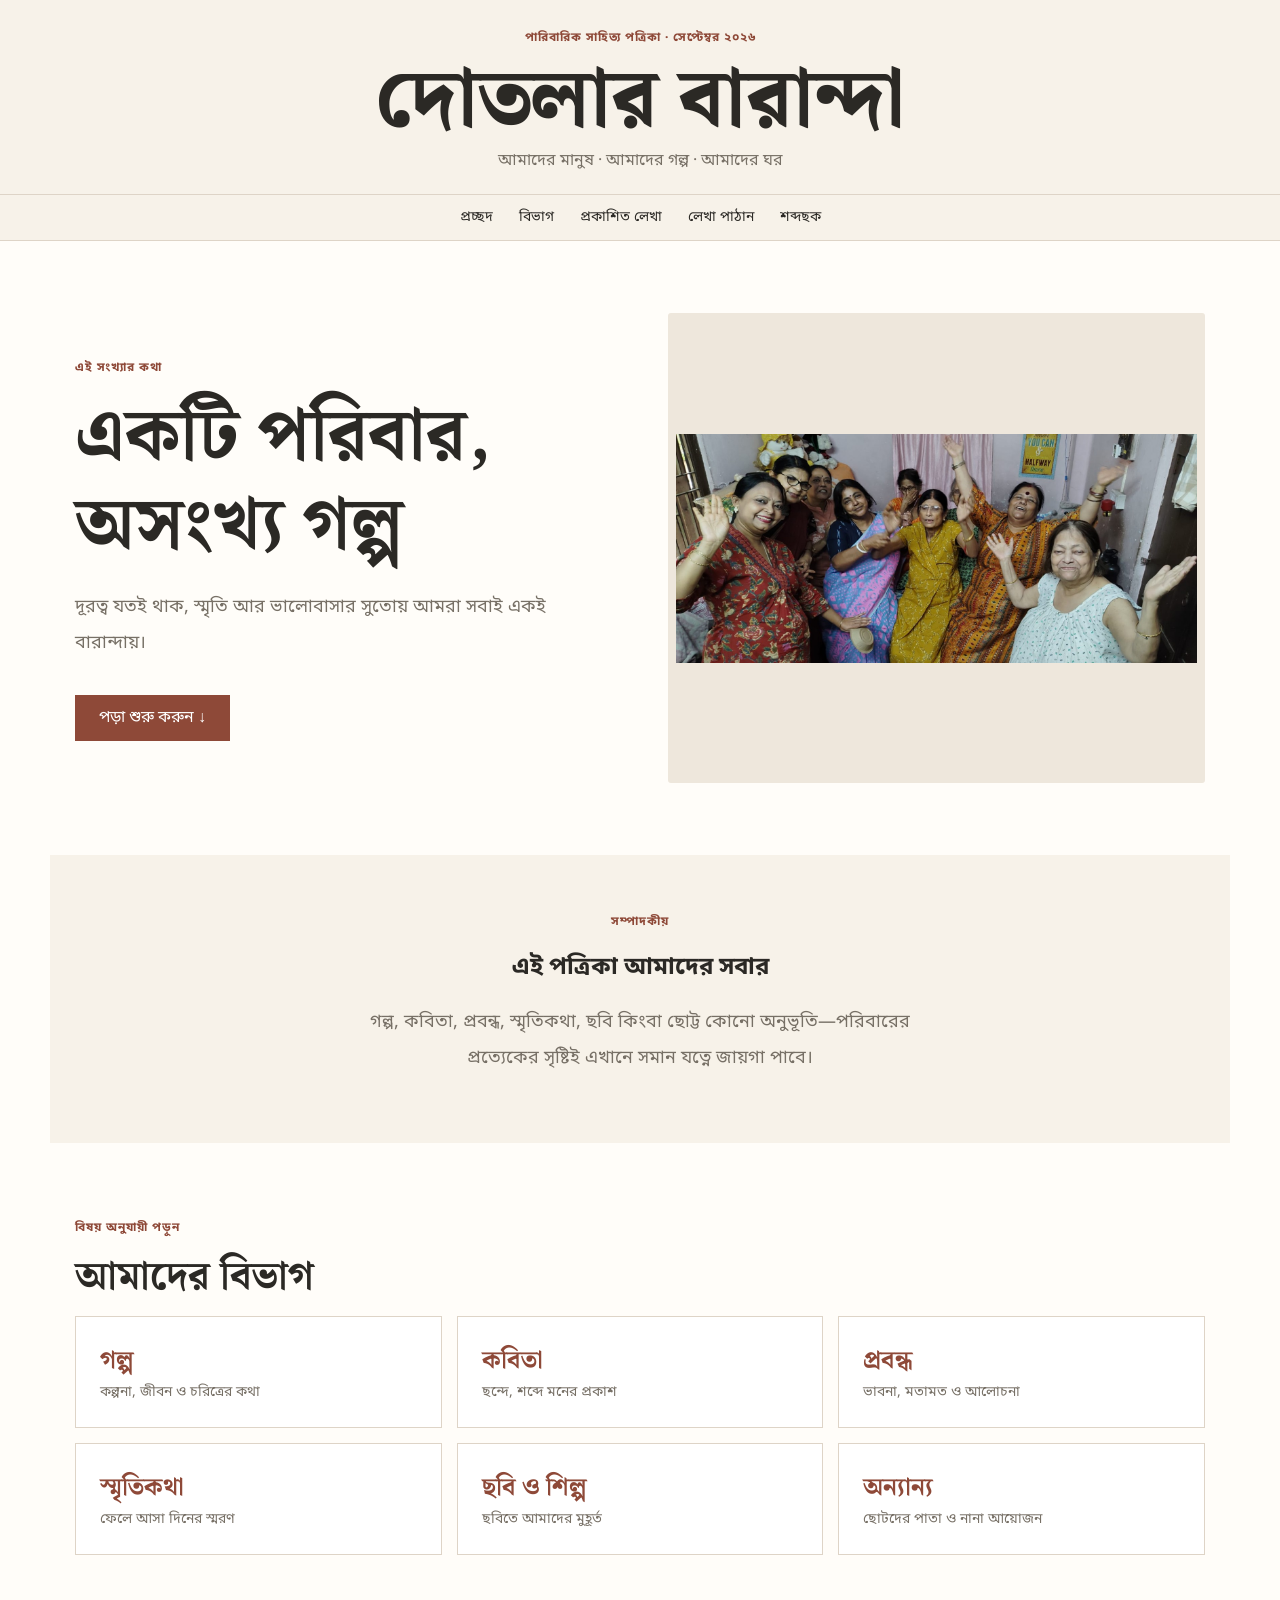
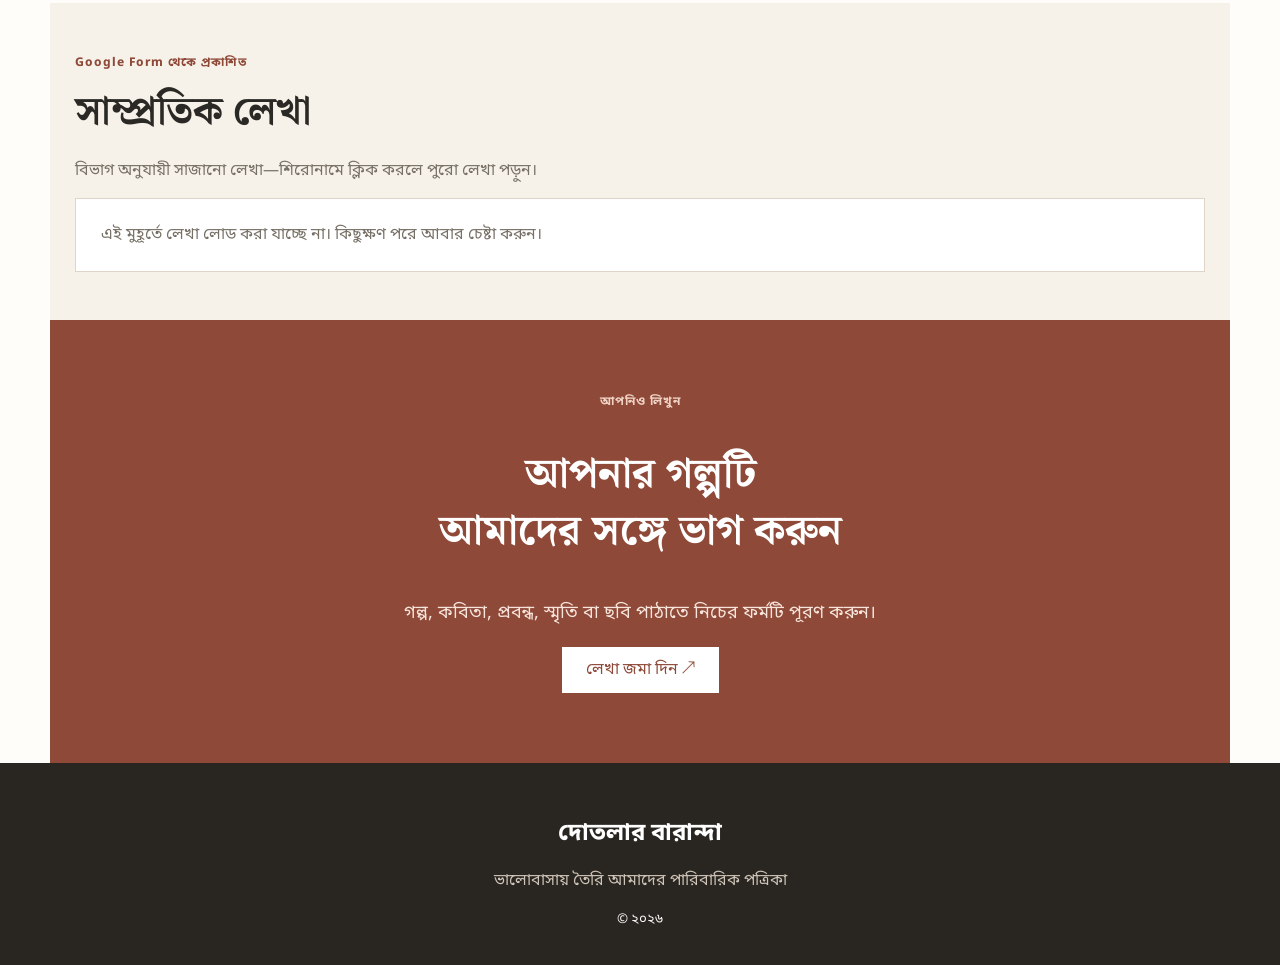
<file: index.html>
<!doctype html><html lang="bn"><head><meta charset="utf-8"><meta name="viewport" content="width=device-width,initial-scale=1"><title>দোতলার বারান্দা</title><link rel="stylesheet" href="style.css"></head><body>
<header><div class="masthead"><div class="issue">পারিবারিক সাহিত্য পত্রিকা · সেপ্টেম্বর ২০২৬</div><h1>দোতলার বারান্দা</h1><p>আমাদের মানুষ · আমাদের গল্প · আমাদের ঘর</p></div><nav><a href="#home">প্রচ্ছদ</a><a href="#categories">বিভাগ</a><a href="#posts">প্রকাশিত লেখা</a><a href="#submit">লেখা পাঠান</a><a href="word-puzzle.html">শব্দছক</a></nav></header>
<main id="home"><section class="hero"><div><span class="label">এই সংখ্যার কথা</span><h2>একটি পরিবার,<br>অসংখ্য গল্প</h2><p>দূরত্ব যতই থাক, স্মৃতি আর ভালোবাসার সুতোয় আমরা সবাই একই বারান্দায়।</p><a class="button" href="#posts">পড়া শুরু করুন ↓</a></div><img src="family-photo.jpg" alt="আমাদের পরিবার"></section>
<section class="welcome"><span class="label">সম্পাদকীয়</span><h2>এই পত্রিকা আমাদের সবার</h2><p>গল্প, কবিতা, প্রবন্ধ, স্মৃতিকথা, ছবি কিংবা ছোট্ট কোনো অনুভূতি—পরিবারের প্রত্যেকের সৃষ্টিই এখানে সমান যত্নে জায়গা পাবে।</p></section>
<section id="categories" class="section"><div class="section-title"><span class="label">বিষয় অনুযায়ী পড়ুন</span><h2>আমাদের বিভাগ</h2></div><div class="categories"><a href="article.html?category=গল্প"><b>গল্প</b><span>কল্পনা, জীবন ও চরিত্রের কথা</span></a><a href="article.html?category=কবিতা"><b>কবিতা</b><span>ছন্দে, শব্দে মনের প্রকাশ</span></a><a href="article.html?category=প্রবন্ধ"><b>প্রবন্ধ</b><span>ভাবনা, মতামত ও আলোচনা</span></a><a href="article.html?category=স্মৃতিকথা"><b>স্মৃতিকথা</b><span>ফেলে আসা দিনের স্মরণ</span></a><a href="gallery.html"><b>ছবি ও শিল্প</b><span>ছবিতে আমাদের মুহূর্ত</span></a><a href="article.html?category=অন্যান্য"><b>অন্যান্য</b><span>ছোটদের পাতা ও নানা আয়োজন</span></a></div></section>
<section id="posts" class="section paper"><div class="section-title"><span class="label">Google Form থেকে প্রকাশিত</span><h2>সাম্প্রতিক লেখা</h2><p>বিভাগ অনুযায়ী সাজানো লেখা—শিরোনামে ক্লিক করলে পুরো লেখা পড়ুন।</p></div><div id="sheet-posts" class="posts"><p>লেখা লোড হচ্ছে...</p></div></section>
<section id="submit" class="submit"><span class="label">আপনিও লিখুন</span><h2>আপনার গল্পটি<br>আমাদের সঙ্গে ভাগ করুন</h2><p>গল্প, কবিতা, প্রবন্ধ, স্মৃতি বা ছবি পাঠাতে নিচের ফর্মটি পূরণ করুন।</p><a class="button light" target="_blank" href="https://forms.gle/3DQwnZKqXMq1zgFX7">লেখা জমা দিন ↗</a></section></main><footer><h2>দোতলার বারান্দা</h2><p>ভালোবাসায় তৈরি আমাদের পারিবারিক পত্রিকা</p><small>© ২০২৬</small></footer><script src="script.js"></script></body></html>
</file>
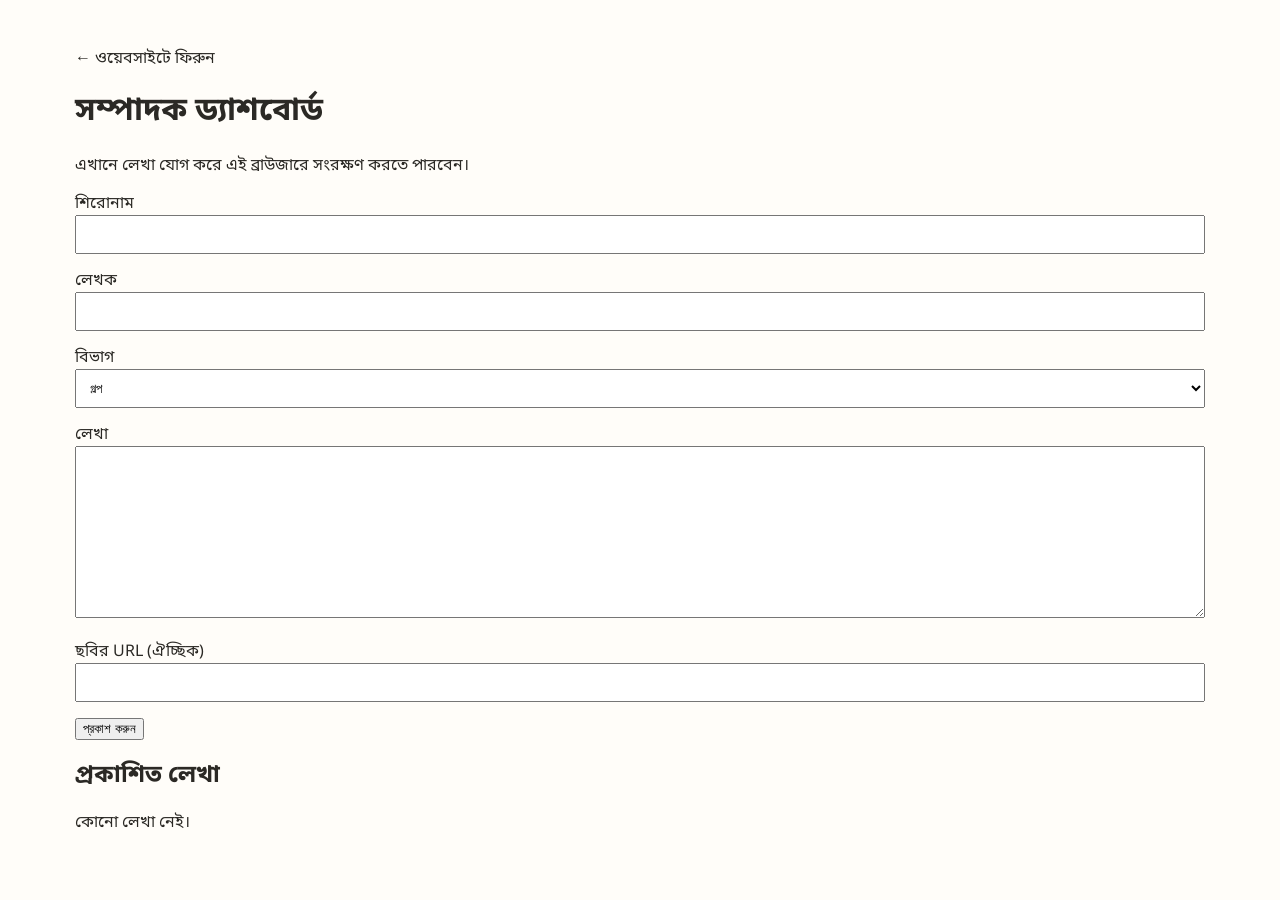
<file: admin.html>
<!doctype html><html lang='bn'><meta charset='utf-8'><meta name='viewport' content='width=device-width,initial-scale=1'><title>দোতলার বারান্দা — সম্পাদক ড্যাশবোর্ড</title><link rel='stylesheet' href='style.css'><main class='wrap section'><a href='index.html'>← ওয়েবসাইটে ফিরুন</a><h1>সম্পাদক ড্যাশবোর্ড</h1><p>এখানে লেখা যোগ করে এই ব্রাউজারে সংরক্ষণ করতে পারবেন।</p><form id='f' class='category'><p>শিরোনাম<br><input id='t' required style='width:100%;padding:10px'></p><p>লেখক<br><input id='a' required style='width:100%;padding:10px'></p><p>বিভাগ<br><select id='c' style='width:100%;padding:10px'><option>গল্প</option><option>কবিতা</option><option>প্রবন্ধ</option><option>স্মৃতিচারণ</option><option>ছবি</option></select></p><p>লেখা<br><textarea id='x' required rows='10' style='width:100%;padding:10px'></textarea></p><p>ছবির URL (ঐচ্ছিক)<br><input id='i' style='width:100%;padding:10px'></p><button class='btn'>প্রকাশ করুন</button></form><h2>প্রকাশিত লেখা</h2><div id='list'></div></main><script>let k='barandaArticles',d=JSON.parse(localStorage.getItem(k)||'[]');function r(){list.innerHTML=d.map((v,n)=>`<div class="category"><h3>${v.t}</h3><p>${v.c} · ${v.a}</p><p>${v.x}</p>${v.i?`<img src="${v.i}" style="max-width:250px">`:''}<br><button onclick="d.splice(${n},1);s()">মুছুন</button></div>`).join('')||'<p>কোনো লেখা নেই।'}function s(){localStorage.setItem(k,JSON.stringify(d));r()}f.onsubmit=e=>{e.preventDefault();d.unshift({t:t.value,a:a.value,c:c.value,x:x.value,i:i.value});s();f.reset();alert('লেখা প্রকাশিত হয়েছে')};r()</script></html>
</file>
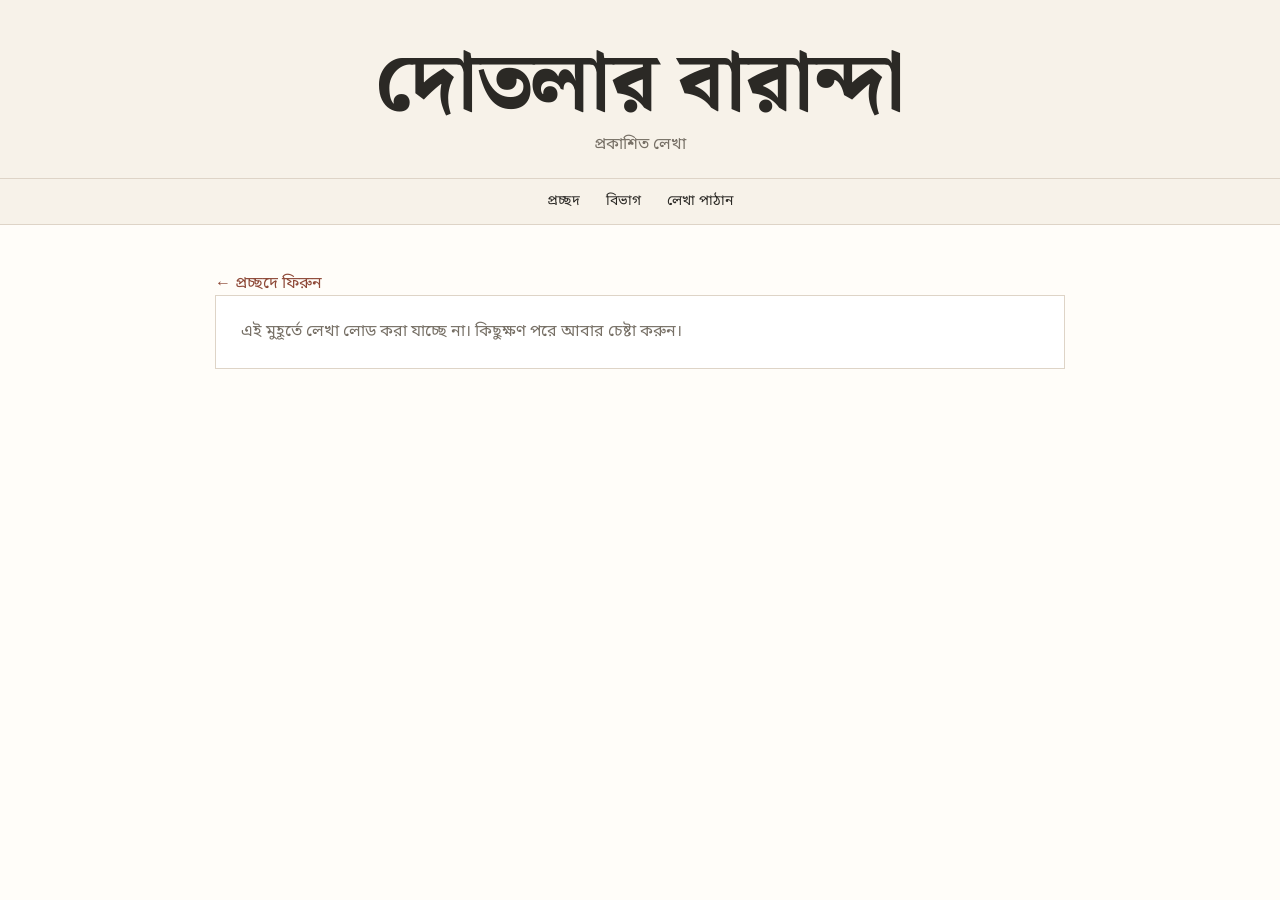
<file: article.html>
<!doctype html><html lang="bn"><head><meta charset="utf-8"><meta name="viewport" content="width=device-width,initial-scale=1"><title>লেখা | দোতলার বারান্দা</title><link rel="stylesheet" href="style.css"></head><body><header><div class="masthead"><h1>দোতলার বারান্দা</h1><p>প্রকাশিত লেখা</p></div><nav><a href="index.html">প্রচ্ছদ</a><a href="index.html#categories">বিভাগ</a><a href="index.html#submit">লেখা পাঠান</a></nav></header><main class="section article-page"><a class="back" href="index.html">← প্রচ্ছদে ফিরুন</a><div id="article-content">লেখা লোড হচ্ছে...</div></main><script src="script.js"></script></body></html>
</file>
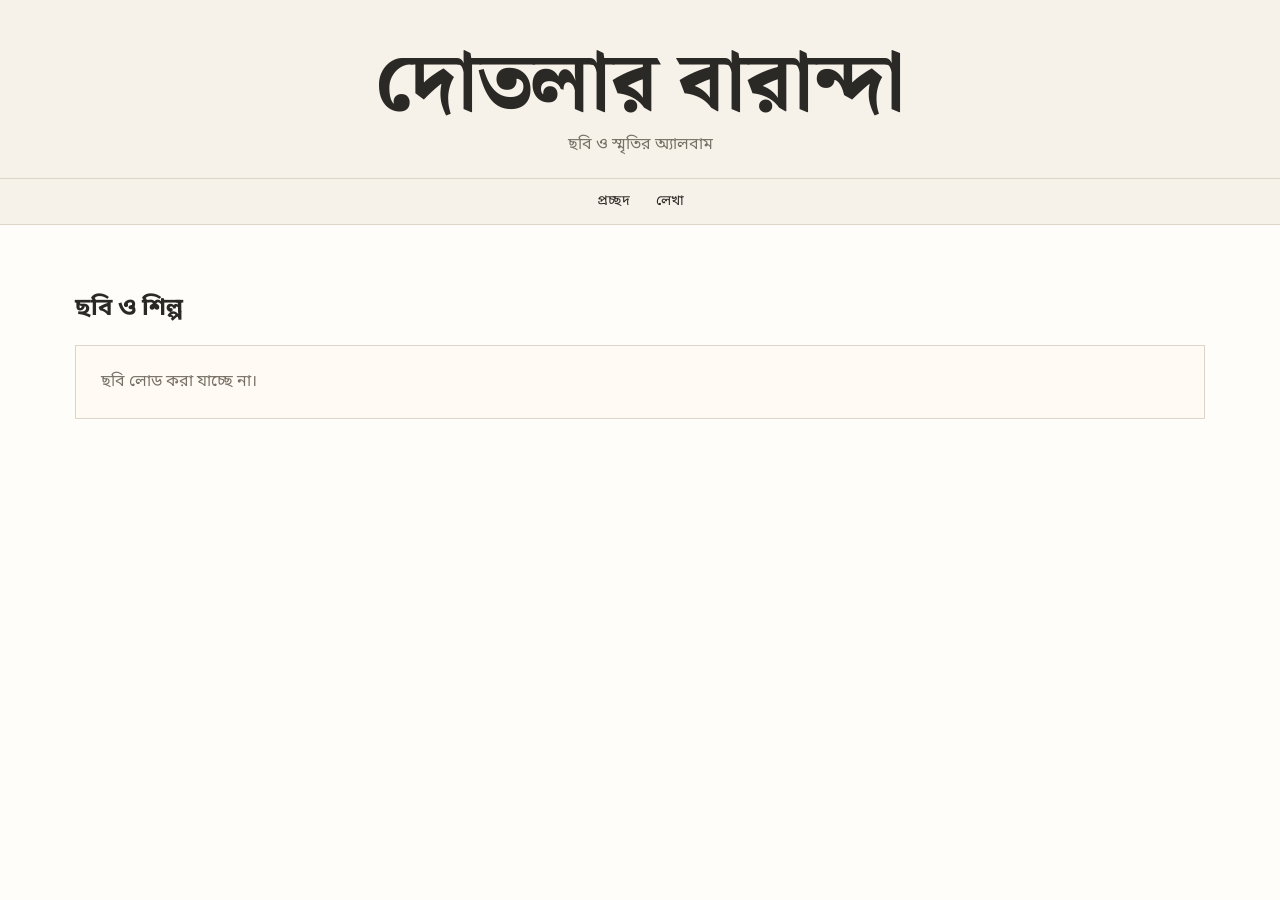
<file: gallery.html>
<!doctype html><html lang="bn"><head><meta charset="utf-8"><meta name="viewport" content="width=device-width,initial-scale=1"><title>ছবি ও শিল্প | দোতলার বারান্দা</title><link rel="stylesheet" href="style.css"><style>.gallery-grid{display:grid;grid-template-columns:repeat(auto-fit,minmax(220px,1fr));gap:22px}.gallery-card{background:#fff;border:1px solid #e8dfd2;padding:12px;box-shadow:0 6px 18px #0000000d}.gallery-card img{display:block;width:100%;height:220px;object-fit:cover;background:#f3eee7}.gallery-card h3{margin:12px 4px 4px}.gallery-card p{margin:0 4px;color:#766b61;font-size:.92rem}.empty{padding:25px;background:#fffaf4}</style></head><body><header><div class="masthead"><h1>দোতলার বারান্দা</h1><p>ছবি ও স্মৃতির অ্যালবাম</p></div><nav><a href="index.html">প্রচ্ছদ</a><a href="index.html#posts">লেখা</a></nav></header><main class="section"><h2>ছবি ও শিল্প</h2><div id="gallery" class="gallery-grid"><div class="empty">ছবি লোড হচ্ছে…</div></div></main><script src="script.js"></script><script>
const CSV='https://docs.google.com/spreadsheets/d/1YCfoVNaRcGLA_n6Om9eXLoLmdvVQbh-T6Javx306ZTM/gviz/tq?tqx=out:csv';
function csv(t){const a=[];let r=[],c='',q=false;for(let i=0;i<t.length;i++){let x=t[i],n=t[i+1];if(x==='"'&&q&&n==='"'){c+='"';i++;continue}if(x==='"'){q=!q;continue}if(x===','&&!q){r.push(c);c='';continue}if((x==='\n'||x==='\r')&&!q){if(x==='\r'&&n==='\n')i++;r.push(c);if(r.some(v=>v.trim()))a.push(r);r=[];c='';continue}c+=x}if(c||r.length){r.push(c);a.push(r)}return a}
function nm(s){return String(s||'').toLowerCase().replace(/[\s_\-]/g,'')}
function ci(h,terms){return h.findIndex(x=>terms.some(t=>nm(x).includes(nm(t))))}
function esc(s){return String(s||'').replace(/[&<>"']/g,c=>({'&':'&amp;','<':'&lt;','>':'&gt;','"':'&quot;',"'":'&#39;'}[c]))}
function img(v){const s=String(v||'').trim();if(!s)return '';const m=s.match(/(?:file\/d\/|open\?id=|[?&]id=)([A-Za-z0-9_-]{15,})/);if(!m)return s;return 'https://drive.google.com/thumbnail?id='+m[1]+'&sz=w1200'}
(async()=>{const box=document.getElementById('gallery');try{const rows=csv(await (await fetch(CSV+'&v='+Date.now())).text());if(rows.length<2)throw 0;const h=rows[0],ix={title:ci(h,['লেখারশিরোনাম','title']),author:ci(h,['লেখকেরনাম','author']),cat:ci(h,['লেখারবিভাগ','বিভাগ','category']),image:ci(h,['ছবিবাফাইলথাকলেদিন','ছবি','image','file']),status:ci(h,['status'])};const ok=['approved','অনুমোদিত','প্রকাশিত','published'];const items=rows.slice(1).map(r=>({title:r[ix.title],author:r[ix.author],cat:r[ix.cat],image:img(r[ix.image]),status:nm(r[ix.status])})).filter(p=>ok.includes(p.status)&&p.image&&/(ছবি|শিল্প|photo|image|gallery|ফটোগ্রাফ)/i.test(p.cat||''));if(!items.length){box.innerHTML='<div class="empty">এখনও ছবি বিভাগে কোনো অনুমোদিত ছবি প্রকাশিত হয়নি।</div>';return}box.innerHTML=items.map(p=>'<article class="gallery-card"><a href="'+esc(p.image)+'" target="_blank"><img src="'+esc(p.image)+'" alt="'+esc(p.title)+'"></a><h3>'+esc(p.title||'ছবি')+'</h3><p>'+esc(p.author||'পরিবারের একজন সদস্য')+'</p></article>').join('')}catch(e){box.innerHTML='<div class="empty">ছবি লোড করা যাচ্ছে না।</div>'}})();
</script></body></html>
</file>
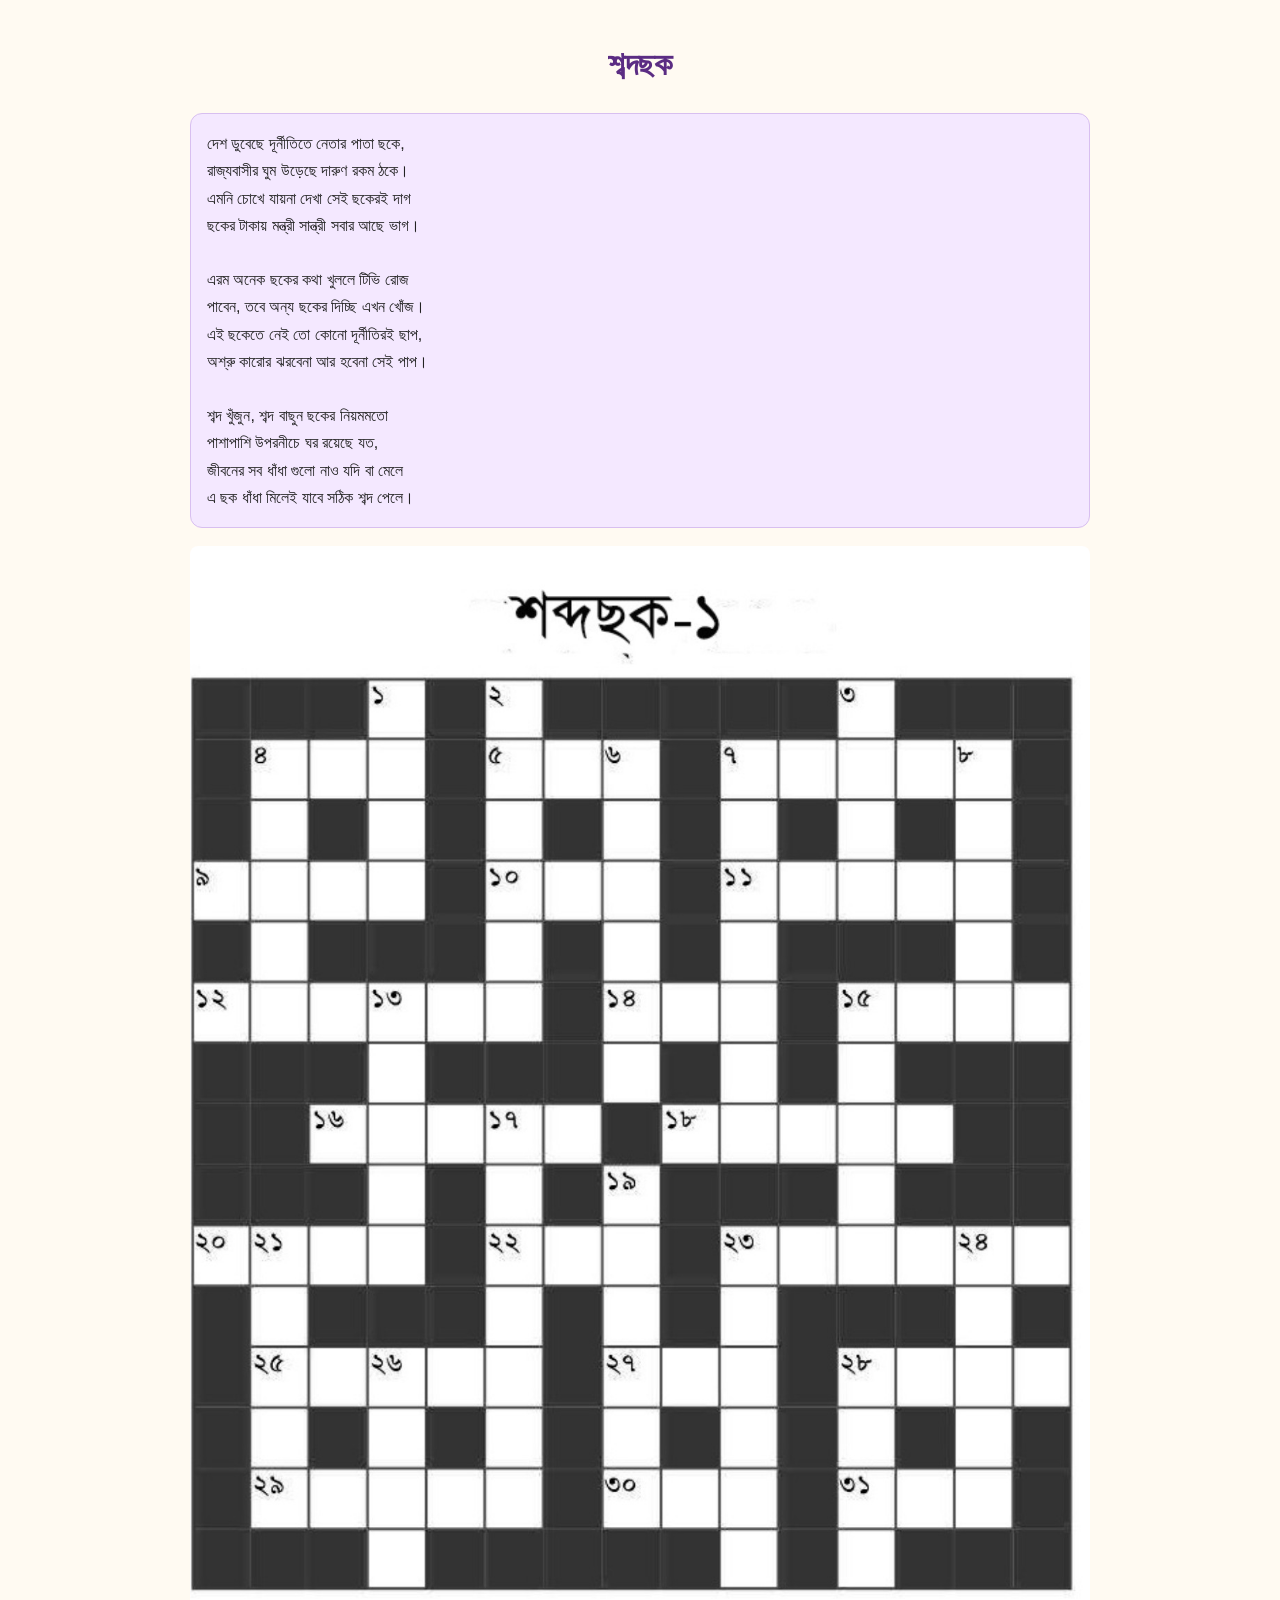
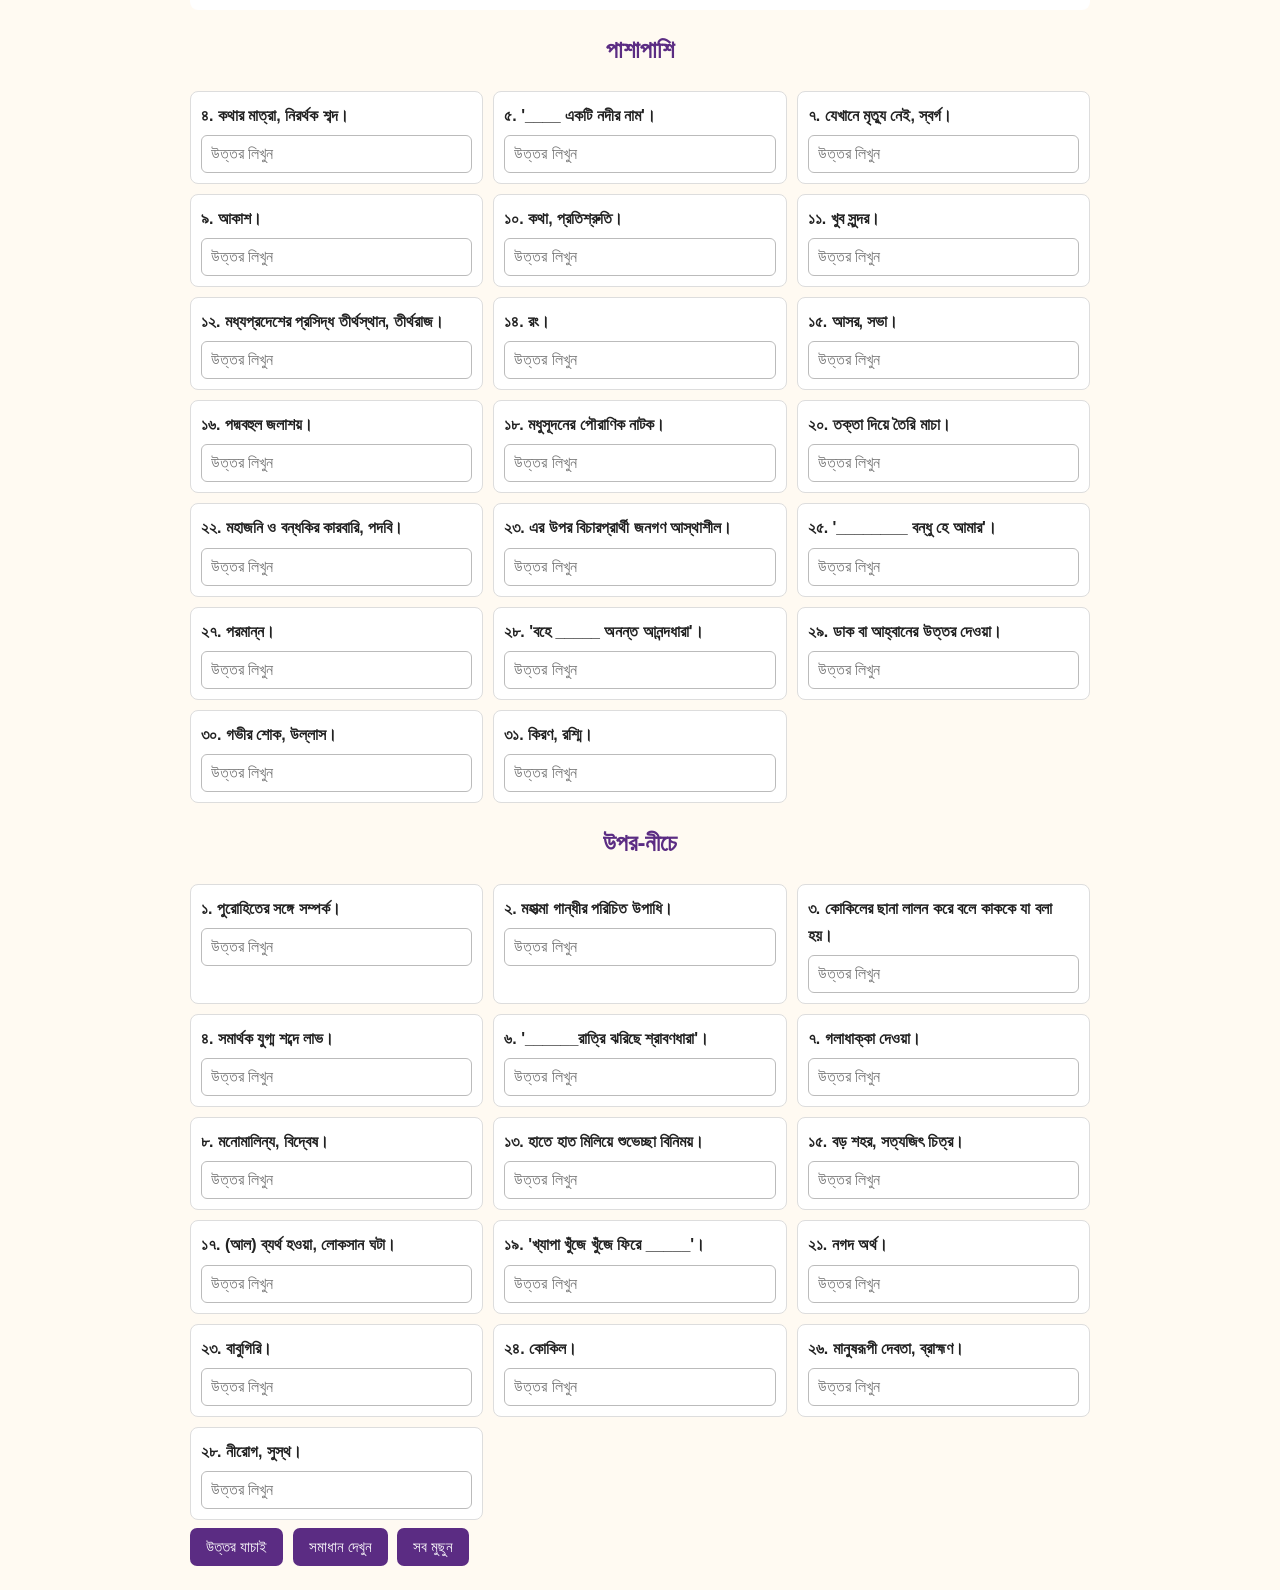
<file: word-puzzle.html>
<!doctype html>
<html lang="bn">
<head>
<meta charset="utf-8">
<meta name="viewport" content="width=device-width, initial-scale=1">
<title>শব্দছক</title>
<style>
body{font-family:Arial,'Noto Sans Bengali',sans-serif;max-width:900px;margin:auto;padding:16px;line-height:1.7;background:#fffaf2;color:#222}
h1,h2{text-align:center;color:#5b2c83}
.poem{white-space:pre-line;background:#f4e8ff;padding:16px;border-radius:12px;border:1px solid #d8bff0}
img{display:block;max-width:100%;height:auto;margin:18px auto;border-radius:8px}
.grid{display:grid;grid-template-columns:repeat(auto-fit,minmax(280px,1fr));gap:10px}
.clue{background:white;border:1px solid #ddd;border-radius:8px;padding:10px}
input{width:100%;box-sizing:border-box;padding:9px;margin-top:6px;border:1px solid #bbb;border-radius:6px;font-size:16px}
.result{font-size:14px;margin-left:5px}
button{padding:10px 16px;margin:8px 5px 8px 0;border:0;border-radius:7px;background:#5b2c83;color:white;font-size:15px}
</style>
</head>
<body>
<h1>শব্দছক</h1>
<div class="poem">দেশ ডুবেছে দূর্নীতিতে নেতার পাতা ছকে,
রাজ্যবাসীর ঘুম উড়েছে দারুণ রকম ঠকে।
এমনি চোখে যায়না দেখা সেই ছকেরই দাগ
ছকের টাকায় মন্ত্রী সান্ত্রী সবার আছে ভাগ।

এরম অনেক ছকের কথা খুললে টিভি রোজ
পাবেন, তবে অন্য ছকের দিচ্ছি এখন খোঁজ।
এই ছকেতে নেই তো কোনো দূর্নীতিরই ছাপ,
অশ্রু কারোর ঝরবেনা আর হবেনা সেই পাপ।

শব্দ খুঁজুন, শব্দ বাছুন ছকের নিয়মমতো
পাশাপাশি উপরনীচে ঘর রয়েছে যত,
জীবনের সব ধাঁধা গুলো নাও যদি বা মেলে
এ ছক ধাঁধা মিলেই যাবে সঠিক শব্দ পেলে।</div>

<img src="word-puzzle-1.jpg" alt="আসল শব্দছকের ছবি">

<h2>পাশাপাশি</h2>
<div class="grid">
        <div class="clue">
          <div><b>৪. কথার মাত্রা, নিরর্থক শব্দ।</b></div>
          <input type="text" data-answer="লবজ" placeholder="উত্তর লিখুন">
          <span class="result"></span>
        </div>

        <div class="clue">
          <div><b>৫. '____ একটি নদীর নাম'।</b></div>
          <input type="text" data-answer="তিতাস" placeholder="উত্তর লিখুন">
          <span class="result"></span>
        </div>

        <div class="clue">
          <div><b>৭. যেখানে মৃত্যু নেই, স্বর্গ।</b></div>
          <input type="text" data-answer="অমরধাম" placeholder="উত্তর লিখুন">
          <span class="result"></span>
        </div>

        <div class="clue">
          <div><b>৯. আকাশ।</b></div>
          <input type="text" data-answer="আশমান" placeholder="উত্তর লিখুন">
          <span class="result"></span>
        </div>

        <div class="clue">
          <div><b>১০. কথা, প্রতিশ্রুতি।</b></div>
          <input type="text" data-answer="জবান" placeholder="উত্তর লিখুন">
          <span class="result"></span>
        </div>

        <div class="clue">
          <div><b>১১. খুব সুন্দর।</b></div>
          <input type="text" data-answer="চমৎকার" placeholder="উত্তর লিখুন">
          <span class="result"></span>
        </div>

        <div class="clue">
          <div><b>১২. মধ্যপ্রদেশের প্রসিদ্ধ তীর্থস্থান, তীর্থরাজ।</b></div>
          <input type="text" data-answer="অমরকণ্টক" placeholder="উত্তর লিখুন">
          <span class="result"></span>
        </div>

        <div class="clue">
          <div><b>১৪. রং।</b></div>
          <input type="text" data-answer="হলদে" placeholder="উত্তর লিখুন">
          <span class="result"></span>
        </div>

        <div class="clue">
          <div><b>১৫. আসর, সভা।</b></div>
          <input type="text" data-answer="মজলিশ" placeholder="উত্তর লিখুন">
          <span class="result"></span>
        </div>

        <div class="clue">
          <div><b>১৬. পদ্মবহুল জলাশয়।</b></div>
          <input type="text" data-answer="কমলাকর" placeholder="উত্তর লিখুন">
          <span class="result"></span>
        </div>

        <div class="clue">
          <div><b>১৮. মধুসূদনের পৌরাণিক নাটক।</b></div>
          <input type="text" data-answer="মায়াকানন" placeholder="উত্তর লিখুন">
          <span class="result"></span>
        </div>

        <div class="clue">
          <div><b>২০. তক্তা দিয়ে তৈরি মাচা।</b></div>
          <input type="text" data-answer="পাটাতন" placeholder="উত্তর লিখুন">
          <span class="result"></span>
        </div>

        <div class="clue">
          <div><b>২২. মহাজনি ও বন্ধকির কারবারি, পদবি।</b></div>
          <input type="text" data-answer="পোদ্দার" placeholder="উত্তর লিখুন">
          <span class="result"></span>
        </div>

        <div class="clue">
          <div><b>২৩. এর উপর বিচারপ্রার্থী জনগণ আস্থাশীল।</b></div>
          <input type="text" data-answer="বিচারব্যবস্থা" placeholder="উত্তর লিখুন">
          <span class="result"></span>
        </div>

        <div class="clue">
          <div><b>২৫. '________ বন্ধু হে আমার'।</b></div>
          <input type="text" data-answer="পরানসখা" placeholder="উত্তর লিখুন">
          <span class="result"></span>
        </div>

        <div class="clue">
          <div><b>২৭. পরমান্ন।</b></div>
          <input type="text" data-answer="পায়েস" placeholder="উত্তর লিখুন">
          <span class="result"></span>
        </div>

        <div class="clue">
          <div><b>২৮. 'বহে _____ অনন্ত আনন্দধারা'।</b></div>
          <input type="text" data-answer="নিরন্তর" placeholder="উত্তর লিখুন">
          <span class="result"></span>
        </div>

        <div class="clue">
          <div><b>২৯. ডাক বা আহ্বানের উত্তর দেওয়া।</b></div>
          <input type="text" data-answer="সাড়া দেওয়া" placeholder="উত্তর লিখুন">
          <span class="result"></span>
        </div>

        <div class="clue">
          <div><b>৩০. গভীর শোক, উল্লাস।</b></div>
          <input type="text" data-answer="রভস" placeholder="উত্তর লিখুন">
          <span class="result"></span>
        </div>

        <div class="clue">
          <div><b>৩১. কিরণ, রশ্মি।</b></div>
          <input type="text" data-answer="ময়ুখ" placeholder="উত্তর লিখুন">
          <span class="result"></span>
        </div></div>
<h2>উপর-নীচে</h2>
<div class="grid">
        <div class="clue">
          <div><b>১. পুরোহিতের সঙ্গে সম্পর্ক।</b></div>
          <input type="text" data-answer="যজমান" placeholder="উত্তর লিখুন">
          <span class="result"></span>
        </div>

        <div class="clue">
          <div><b>২. মহাত্মা গান্ধীর পরিচিত উপাধি।</b></div>
          <input type="text" data-answer="জাতির জনক" placeholder="উত্তর লিখুন">
          <span class="result"></span>
        </div>

        <div class="clue">
          <div><b>৩. কোকিলের ছানা লালন করে বলে কাককে যা বলা হয়।</b></div>
          <input type="text" data-answer="পরভৃত" placeholder="উত্তর লিখুন">
          <span class="result"></span>
        </div>

        <div class="clue">
          <div><b>৪. সমার্থক যুগ্ম শব্দে লাভ।</b></div>
          <input type="text" data-answer="লজ্জ্বাশরম" placeholder="উত্তর লিখুন">
          <span class="result"></span>
        </div>

        <div class="clue">
          <div><b>৬. '______রাত্রি ঝরিছে শ্রাবণধারা'।</b></div>
          <input type="text" data-answer="সঘনগহন" placeholder="উত্তর লিখুন">
          <span class="result"></span>
        </div>

        <div class="clue">
          <div><b>৭. গলাধাক্কা দেওয়া।</b></div>
          <input type="text" data-answer="অর্ধচন্দ্র দেওয়া" placeholder="উত্তর লিখুন">
          <span class="result"></span>
        </div>

        <div class="clue">
          <div><b>৮. মনোমালিন্য, বিদ্বেষ।</b></div>
          <input type="text" data-answer="মনের কালি" placeholder="উত্তর লিখুন">
          <span class="result"></span>
        </div>

        <div class="clue">
          <div><b>১৩. হাতে হাত মিলিয়ে শুভেচ্ছা বিনিময়।</b></div>
          <input type="text" data-answer="করমর্দন" placeholder="উত্তর লিখুন">
          <span class="result"></span>
        </div>

        <div class="clue">
          <div><b>১৫. বড় শহর, সত্যজিৎ চিত্র।</b></div>
          <input type="text" data-answer="মহানগর" placeholder="উত্তর লিখুন">
          <span class="result"></span>
        </div>

        <div class="clue">
          <div><b>১৭. (আল) ব্যর্থ হওয়া, লোকসান ঘটা।</b></div>
          <input type="text" data-answer="কচুপোড়া খাওয়া" placeholder="উত্তর লিখুন">
          <span class="result"></span>
        </div>

        <div class="clue">
          <div><b>১৯. 'খ্যাপা খুঁজে খুঁজে ফিরে _____'।</b></div>
          <input type="text" data-answer="পরশপাথর" placeholder="উত্তর লিখুন">
          <span class="result"></span>
        </div>

        <div class="clue">
          <div><b>২১. নগদ অর্থ।</b></div>
          <input type="text" data-answer="টাকাপয়সা" placeholder="উত্তর লিখুন">
          <span class="result"></span>
        </div>

        <div class="clue">
          <div><b>২৩. বাবুগিরি।</b></div>
          <input type="text" data-answer="বিলাসব্যসন" placeholder="উত্তর লিখুন">
          <span class="result"></span>
        </div>

        <div class="clue">
          <div><b>২৪. কোকিল।</b></div>
          <input type="text" data-answer="বসন্তসখ" placeholder="উত্তর লিখুন">
          <span class="result"></span>
        </div>

        <div class="clue">
          <div><b>২৬. মানুষরূপী দেবতা, ব্রাহ্মণ।</b></div>
          <input type="text" data-answer="নরদেব" placeholder="উত্তর লিখুন">
          <span class="result"></span>
        </div>

        <div class="clue">
          <div><b>২৮. নীরোগ, সুস্থ।</b></div>
          <input type="text" data-answer="নিরাময়" placeholder="উত্তর লিখুন">
          <span class="result"></span>
        </div></div>

<button onclick="checkAnswers()">উত্তর যাচাই</button>
<button onclick="showAnswers()">সমাধান দেখুন</button>
<button onclick="clearAnswers()">সব মুছুন</button>

<script>
function norm(s) {
  return String(s||'').trim().replace(/[।,,'"“”‘’]/g,'').replace(/\s+/g,' ');
}
function checkAnswers() {
  document.querySelectorAll('.clue').forEach(c => {
    const inp=c.querySelector('input'), r=c.querySelector('.result');
    if (!inp.value.trim()) {r.textContent=''; return;}
    if (norm(inp.value)===norm(inp.dataset.answer)) {
      r.textContent='✓ সঠিক'; r.style.color='green';
    } else {
      r.textContent='✗ ভুল'; r.style.color='red';
    }
  });
}
function showAnswers() {
  document.querySelectorAll('input[data-answer]').forEach(inp => {
    inp.value=inp.dataset.answer;
  });
}
function clearAnswers() {
  document.querySelectorAll('input').forEach(i=>i.value='');
  document.querySelectorAll('.result').forEach(r=>r.textContent='');
}
</script>
</body>
</html>
</file>
<file: style.css>
@import url('https://fonts.googleapis.com/css2?family=Noto+Sans+Bengali:wght@400;500;600;700&family=Noto+Serif+Bengali:wght@500;600;700;800&display=swap');
:root{--ink:#2b2925;--muted:#777066;--paper:#f7f2e9;--accent:#8e4938;--accent2:#c28b62;--line:#ded4c7;--white:#fffdf9}*{box-sizing:border-box}html{scroll-behavior:smooth}body{margin:0;background:var(--white);color:var(--ink);font-family:'Noto Sans Bengali',sans-serif}a{text-decoration:none;color:inherit}header{background:var(--paper);border-bottom:1px solid var(--line)}.masthead{text-align:center;padding:30px 18px 22px}.issue,.label{font-size:12px;letter-spacing:1px;color:var(--accent);font-weight:700}.masthead h1{font:800 clamp(42px,8vw,82px)/1.15 'Noto Serif Bengali',serif;margin:8px 0 2px}.masthead p{margin:0;color:var(--muted)}nav{display:flex;justify-content:center;gap:26px;flex-wrap:wrap;padding:13px;border-top:1px solid var(--line);font-size:14px}nav a:hover,.read-more,.back{color:var(--accent)}main{max-width:1180px;margin:auto}.hero{display:grid;grid-template-columns:1fr 1fr;gap:55px;align-items:center;padding:72px 25px}.hero h2{font:700 clamp(40px,6vw,74px)/1.2 'Noto Serif Bengali',serif;margin:15px 0}.hero p,.welcome p,.submit p{font-size:18px;line-height:2;color:var(--muted);max-width:560px}.hero img{width:100%;height:470px;object-fit:contain;object-position:center;background:#eee7dc;border-radius:3px;padding:8px}.button{display:inline-block;background:var(--accent);color:white;padding:12px 24px;margin-top:16px}.welcome{text-align:center;background:var(--paper);padding:55px 25px;margin-bottom:25px}.welcome p{margin:12px auto}.section{padding:48px 25px}.section-title h1,.section-title h2{font:700 40px 'Noto Serif Bengali',serif;margin:7px 0}.section-title p{color:var(--muted)}.categories{display:grid;grid-template-columns:repeat(3,1fr);gap:15px}.categories a{background:white;border:1px solid var(--line);padding:24px}.categories a:hover{border-color:var(--accent)}.categories b{display:block;color:var(--accent);font:700 25px 'Noto Serif Bengali',serif}.categories span{font-size:14px;color:var(--muted)}.paper{max-width:none;background:var(--paper);padding-left:max(25px,calc((100% - 1130px)/2));padding-right:max(25px,calc((100% - 1130px)/2))}.category-block{margin:0 0 38px}.category-heading{display:flex;align-items:end;gap:18px;border-bottom:1px solid var(--line);padding-bottom:10px;margin-bottom:14px}.category-heading h3{font:700 28px 'Noto Serif Bengali',serif;margin:0}.category-heading a{margin-left:auto;color:var(--accent);font-size:14px}.posts{display:grid;gap:14px}.post{background:var(--white);border:1px solid var(--line);padding:22px 25px}.post-top{display:flex;justify-content:space-between}.meta{font-size:13px;color:var(--accent)}.date{font-size:12px;color:var(--muted)}.post h3{font:700 27px 'Noto Serif Bengali',serif;margin:5px 0}.post h3 a:hover{color:var(--accent)}.post small,.article-content small{color:var(--muted)}.post p{font-size:16px;line-height:1.95;white-space:pre-wrap;margin:12px 0}.read-more{font-size:14px;font-weight:700}.post-image{margin:18px 0 8px}.post-image img{display:block;max-width:100%;max-height:460px;object-fit:contain;border:1px solid var(--line)}.post-image figcaption{font-size:12px;margin-top:5px}.post-image.image-failed{padding:12px;background:#f3ece3}.submit{text-align:center;background:var(--accent);color:white;padding:70px 25px}.submit .label{color:#f0d2c4}.submit h2{font:700 42px/1.35 'Noto Serif Bengali',serif}.submit p{margin:auto;color:#f7e5dc}.button.light{background:white;color:var(--accent)}footer{text-align:center;background:#292621;color:white;padding:35px}footer p{color:#cfc4b8}.article-page{max-width:900px}.article-content{padding:25px 0 70px}.article-content h1{font:700 clamp(34px,6vw,58px)/1.3 'Noto Serif Bengali',serif;margin:10px 0}.article-content .body{font-size:19px;line-height:2.15;white-space:pre-wrap;margin-top:25px}.article-content .post-image img{max-height:650px}.empty{padding:25px;background:white;border:1px solid var(--line);color:var(--muted)}@media(max-width:700px){.hero{grid-template-columns:1fr;padding:42px 20px;gap:25px}.hero img{height:300px}.categories{grid-template-columns:1fr 1fr}.section{padding:38px 20px}.category-heading{align-items:center;gap:10px}.category-heading h3{font-size:24px}.post{padding:18px}.submit h2{font-size:32px}}@media(max-width:430px){.categories{grid-template-columns:1fr}nav{gap:15px}}

/* Image sizing fixes */
.gallery-grid{display:grid;grid-template-columns:repeat(auto-fit,minmax(220px,1fr));gap:22px;align-items:start}.gallery-grid img{display:block;width:100%;height:280px;object-fit:contain;object-position:center;background:var(--paper);border:1px solid var(--line);padding:10px;border-radius:4px}.gallery-grid img:hover{transform:scale(1.01)}
@media(max-width:700px){.hero img{height:auto;max-height:420px}.gallery-grid{grid-template-columns:1fr}.gallery-grid img{height:auto;max-height:420px}}
</file>
